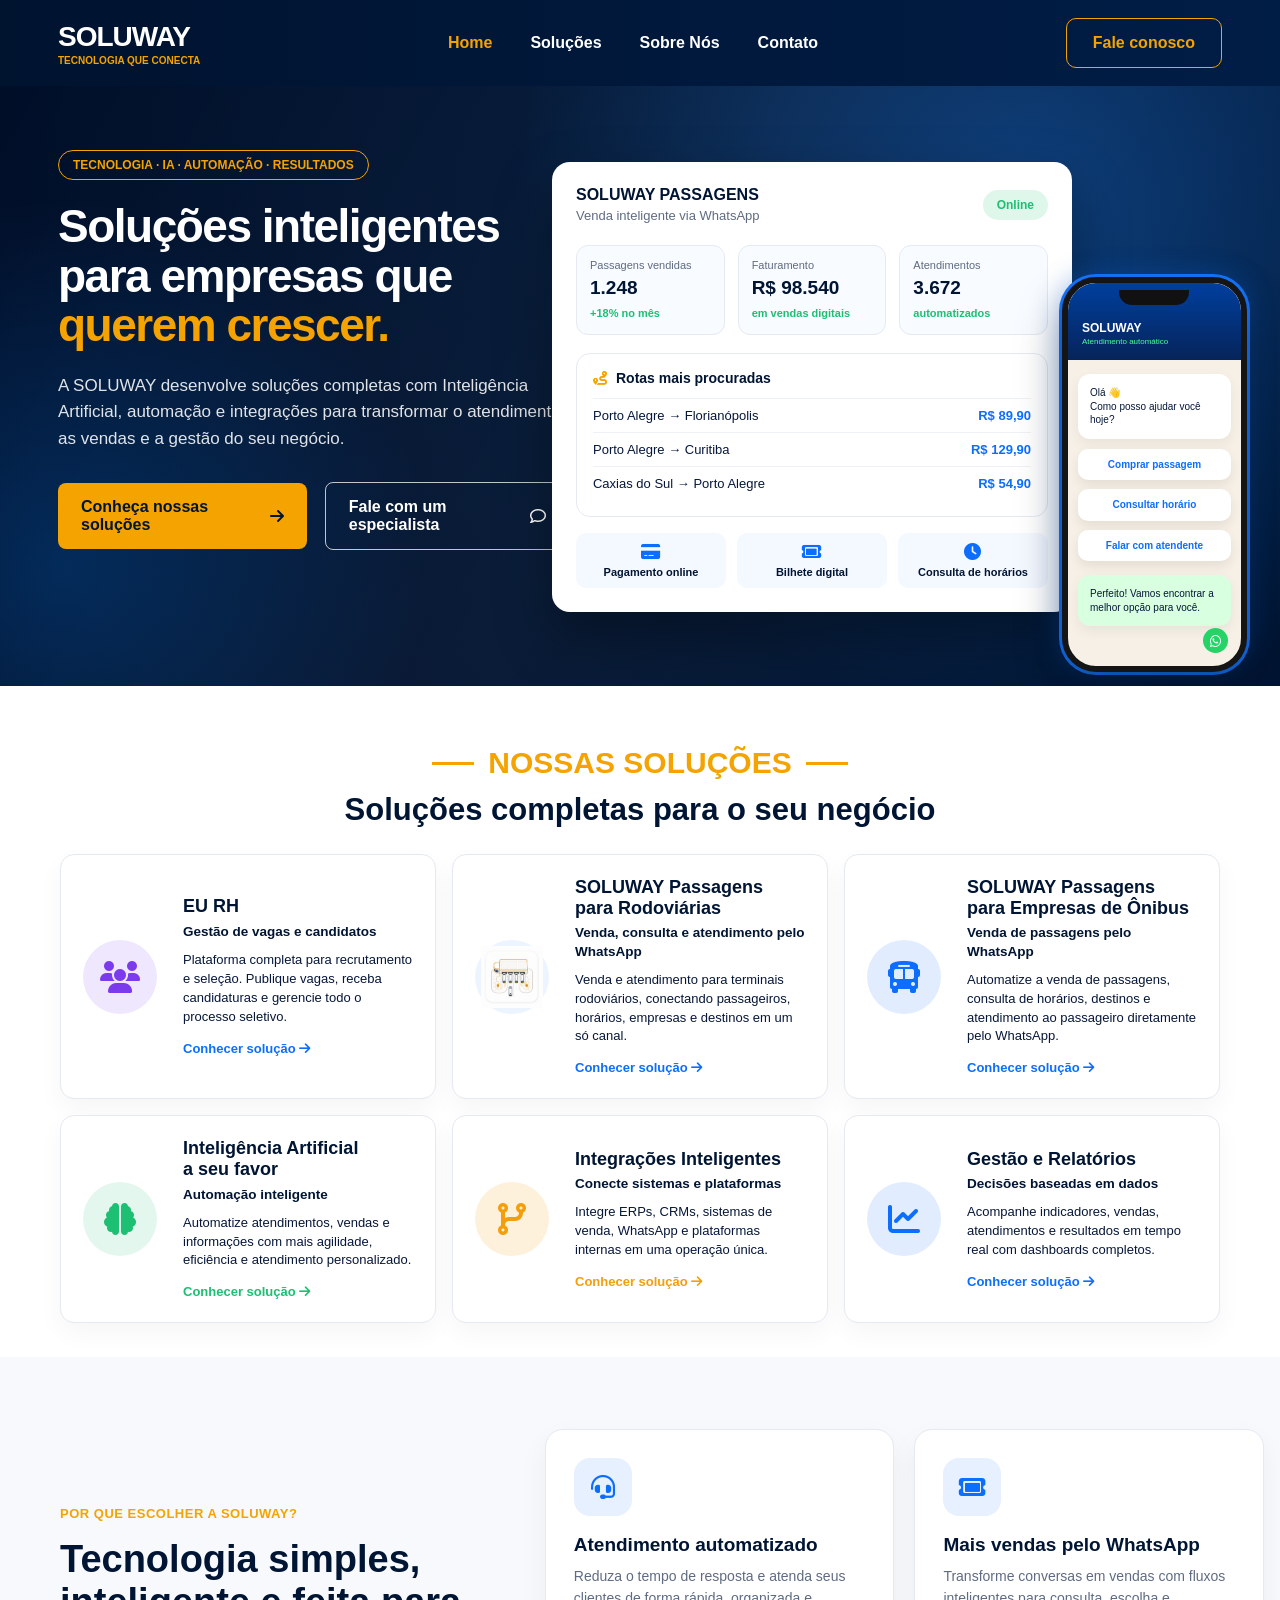
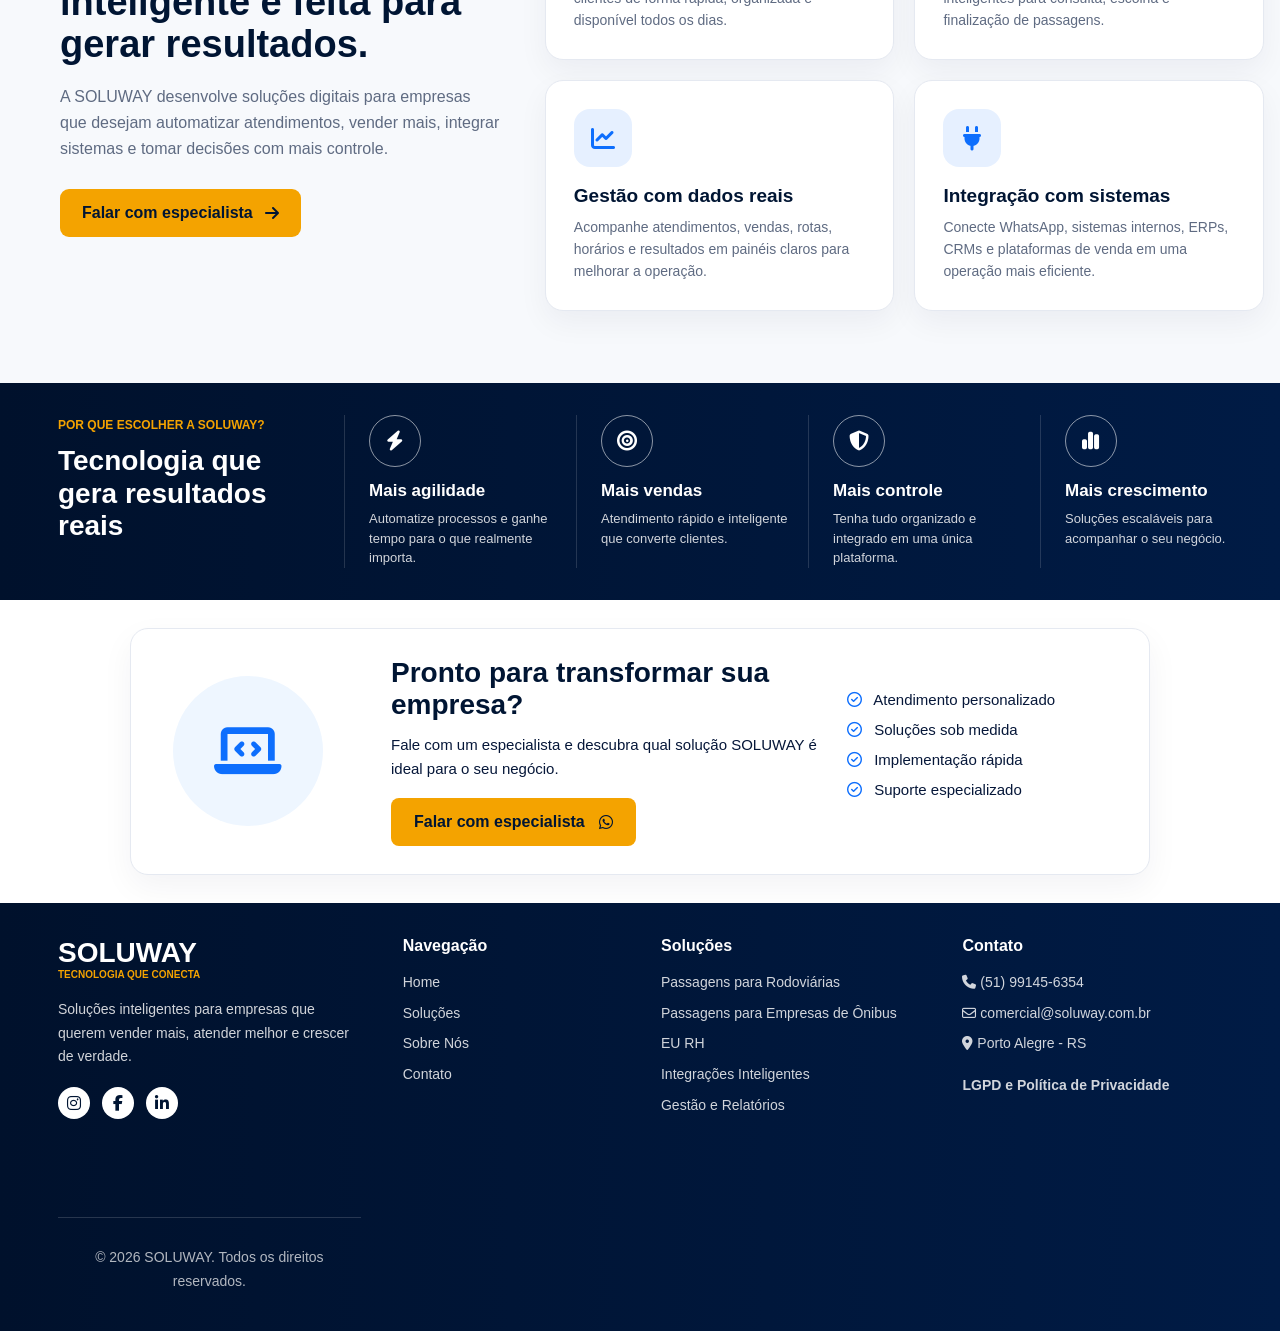
<file: index.html>
<!doctype html>
<html lang="pt-BR">
  <head>
    <meta charset="UTF-8" />
    <meta name="viewport" content="width=device-width, initial-scale=1.0" />
    <title>SOLUWAY | Tecnologia que conecta</title>

    <link rel="stylesheet" href="home.css/home.css">

    <link
      rel="stylesheet"
      href="https://cdnjs.cloudflare.com/ajax/libs/font-awesome/6.5.1/css/all.min.css"
    />
  </head>

  <body>
    <!-- HEADER -->
    <header class="header">
      <div class="brand">
        <h1>SOLUWAY</h1>
        <span>TECNOLOGIA QUE CONECTA</span>
      </div>

      <nav class="nav">
        <a href="#inicio" class="active">Home</a>
        <a href="#solucoes">Soluções</a>
        <a href="#sobre">Sobre Nós</a>
        <a href="#contato">Contato</a>
      </nav>

      <a
        href="https://wa.me/555191456354"
        target="_blank"
        rel="noopener"
        class="header-button"
        id="whatsapp-fale-conosco-header"
      >
        Fale conosco
      </a>
    </header>

    <!-- HERO -->
    <main class="hero" id="inicio">
      <section class="hero-content">
        <div class="hero-tag">TECNOLOGIA · IA · AUTOMAÇÃO · RESULTADOS</div>

        <h2>
          Soluções inteligentes <br />
          para empresas que <br />
          <strong>querem crescer.</strong>
        </h2>

        <p>
          A SOLUWAY desenvolve soluções completas com Inteligência Artificial,
          automação e integrações para transformar o atendimento, as vendas e a
          gestão do seu negócio.
        </p>

        <div class="hero-actions">
          <a href="#solucoes" class="primary-button">
            Conheça nossas soluções
            <i class="fa-solid fa-arrow-right"></i>
          </a>

          <a
            href="https://wa.me/555191456354"
            target="_blank"
            rel="noopener"
            class="secondary-button"
            id="whatsapp-especialista-hero"
          >
            Fale com um especialista
            <i class="fa-regular fa-comment"></i>
          </a>
        </div>
      </section>

      <section class="hero-visual">
        <div class="sales-panel">
          <div class="panel-header">
            <div>
              <strong>SOLUWAY PASSAGENS</strong>
              <span>Venda inteligente via WhatsApp</span>
            </div>

            <div class="status-badge">Online</div>
          </div>

          <div class="sales-metrics">
            <div>
              <small>Passagens vendidas</small>
              <strong>1.248</strong>
              <span>+18% no mês</span>
            </div>

            <div>
              <small>Faturamento</small>
              <strong>R$ 98.540</strong>
              <span>em vendas digitais</span>
            </div>

            <div>
              <small>Atendimentos</small>
              <strong>3.672</strong>
              <span>automatizados</span>
            </div>
          </div>

          <div class="route-card">
            <div class="route-title">
              <i class="fa-solid fa-route"></i>
              Rotas mais procuradas
            </div>

            <div class="route-item">
              <span>Porto Alegre → Florianópolis</span>
              <strong>R$ 89,90</strong>
            </div>

            <div class="route-item">
              <span>Porto Alegre → Curitiba</span>
              <strong>R$ 129,90</strong>
            </div>

            <div class="route-item">
              <span>Caxias do Sul → Porto Alegre</span>
              <strong>R$ 54,90</strong>
            </div>
          </div>

          <div class="features-row">
            <div>
              <i class="fa-solid fa-credit-card"></i>
              Pagamento online
            </div>

            <div>
              <i class="fa-solid fa-ticket"></i>
              Bilhete digital
            </div>

            <div>
              <i class="fa-solid fa-clock"></i>
              Consulta de horários
            </div>
          </div>
        </div>

        <div class="phone-card ticket-phone">
          <div class="phone-top">
            <strong>SOLUWAY</strong>
            <small>Atendimento automático</small>
          </div>

          <div class="phone-message">
            Olá 👋<br />
            Como posso ajudar você hoje?
          </div>

          <button>Comprar passagem</button>
          <button>Consultar horário</button>
          <button>Falar com atendente</button>

          <div class="phone-answer">
            Perfeito! Vamos encontrar a melhor opção para você.
          </div>
        </div>
      </section>
    </main>

    <!-- SOLUÇÕES -->
    <section class="solutions" id="solucoes">
      <div class="section-title">
        <div class="small-title">
          <span></span>
          NOSSAS SOLUÇÕES
          <span></span>
        </div>

        <h2>Soluções completas para o seu negócio</h2>
      </div>

      <div class="solutions-grid">
  <article class="solution-card produto-em-breve" id="eu-rh-card">
    <div class="icon purple">
      <i class="fa-solid fa-users"></i>
    </div>

    <div>
      <h3>EU RH</h3>
      <h4>Gestão de vagas e candidatos</h4>

      <p>
        Plataforma completa para recrutamento e seleção. Publique vagas,
        receba candidaturas e gerencie todo o processo seletivo.
      </p>

      <div class="mensagem-produto">
        Produto em atualização. Estamos realizando melhorias antes do
        lançamento.
      </div>

      <a
        href="https://rh.soluway.com.br/"
        target="_blank"
        rel="noopener"
      >
        Conhecer solução
        <i class="fa-solid fa-arrow-right"></i>
      </a>
    </div>
  </article>

  <article class="solution-card">
    <div class="custom-icon">
      <img src="assets/icone_rodoviaria.png" alt="Ícone de rodovia">
    </div>

    <div>
      <h3>SOLUWAY Passagens<br />para Rodoviárias</h3>
      <h4>Venda, consulta e atendimento pelo WhatsApp</h4>

      <p>
        Venda e atendimento para terminais rodoviários, conectando
        passageiros, horários, empresas e destinos em um só canal.
      </p>

      <a
        href="https://rodoviaria.soluway.com.br"
        target="_blank"
        rel="noopener"
      >
        Conhecer solução
        <i class="fa-solid fa-arrow-right"></i>
      </a>
    </div>
  </article>

  <article class="solution-card">
    <div class="icon blue">
      <i class="fa-solid fa-bus"></i>
    </div>

    <div>
      <h3>SOLUWAY Passagens<br />para Empresas de Ônibus</h3>
      <h4>Venda de passagens pelo WhatsApp</h4>

      <p>
        Automatize a venda de passagens, consulta de horários, destinos e
        atendimento ao passageiro diretamente pelo WhatsApp.
      </p>

      <a href="https://passagens.soluway.com.br">
        Conhecer solução
        <i class="fa-solid fa-arrow-right"></i>
      </a>
    </div>
  </article>

  <article class="solution-card">
  <div class="icon green">
    <i class="fa-solid fa-brain"></i>
  </div>

  <div>
    <h3>Inteligência Artificial<br />a seu favor</h3>
    <h4>Automação inteligente</h4>

    <p>
      Automatize atendimentos, vendas e informações com mais agilidade,
      eficiência e atendimento personalizado.
    </p>

    <a href="#contato" class="green-link">
      Conhecer solução
      <i class="fa-solid fa-arrow-right"></i>
    </a>
  </div>
</article>

        <article class="solution-card">
          <div class="icon orange">
            <i class="fa-solid fa-code-branch"></i>
          </div>

          <div>
            <h3>Integrações Inteligentes</h3>
            <h4>Conecte sistemas e plataformas</h4>

            <p>
              Integre ERPs, CRMs, sistemas de venda, WhatsApp e plataformas
              internas em uma operação única.
            </p>

            <a href="#contato" class="orange-link">
              Conhecer solução
              <i class="fa-solid fa-arrow-right"></i>
            </a>
          </div>
        </article>

        <article class="solution-card">
          <div class="icon blue">
            <i class="fa-solid fa-chart-line"></i>
          </div>

          <div>
            <h3>Gestão e Relatórios</h3>
            <h4>Decisões baseadas em dados</h4>

            <p>
              Acompanhe indicadores, vendas, atendimentos e resultados em tempo
              real com dashboards completos.
            </p>

            <a href="#contato">
              Conhecer solução
              <i class="fa-solid fa-arrow-right"></i>
            </a>
          </div>
        </article>
      </div>
    </section>

    <!-- POR QUE ESCOLHER A SOLUWAY -->
    <section class="why-soluway" id="porque-soluway">
      <div class="why-container">
        <div class="why-left">
          <span class="why-label">POR QUE ESCOLHER A SOLUWAY?</span>

          <h2>
            Tecnologia simples, inteligente e feita para gerar resultados.
          </h2>

          <p>
            A SOLUWAY desenvolve soluções digitais para empresas que desejam
            automatizar atendimentos, vender mais, integrar sistemas e tomar
            decisões com mais controle.
          </p>

          <a
            href="https://wa.me/555191456354"
            target="_blank"
            rel="noopener"
            class="why-button"
            id="whatsapp-especialista-why"
          >
            Falar com especialista
            <i class="fa-solid fa-arrow-right"></i>
          </a>
        </div>

        <div class="why-grid">
          <div class="why-card">
            <div class="why-icon">
              <i class="fa-solid fa-headset"></i>
            </div>
            <h3>Atendimento automatizado</h3>
            <p>
              Reduza o tempo de resposta e atenda seus clientes de forma rápida,
              organizada e disponível todos os dias.
            </p>
          </div>

          <div class="why-card">
            <div class="why-icon">
              <i class="fa-solid fa-ticket"></i>
            </div>
            <h3>Mais vendas pelo WhatsApp</h3>
            <p>
              Transforme conversas em vendas com fluxos inteligentes para
              consulta, escolha e finalização de passagens.
            </p>
          </div>

          <div class="why-card">
            <div class="why-icon">
              <i class="fa-solid fa-chart-line"></i>
            </div>
            <h3>Gestão com dados reais</h3>
            <p>
              Acompanhe atendimentos, vendas, rotas, horários e resultados em
              painéis claros para melhorar a operação.
            </p>
          </div>

          <div class="why-card">
            <div class="why-icon">
              <i class="fa-solid fa-plug"></i>
            </div>
            <h3>Integração com sistemas</h3>
            <p>
              Conecte WhatsApp, sistemas internos, ERPs, CRMs e plataformas de
              venda em uma operação mais eficiente.
            </p>
          </div>
        </div>
      </div>
    </section>

    <!-- BENEFÍCIOS -->
    <section class="benefits-section" id="sobre">
      <div class="benefits-title">
        <span>POR QUE ESCOLHER A SOLUWAY?</span>
        <h2>Tecnologia que gera resultados reais</h2>
      </div>

      <div class="benefits-list">
        <div>
          <i class="fa-solid fa-bolt"></i>
          <h3>Mais agilidade</h3>
          <p>
            Automatize processos e ganhe tempo para o que realmente importa.
          </p>
        </div>

        <div>
          <i class="fa-solid fa-bullseye"></i>
          <h3>Mais vendas</h3>
          <p>Atendimento rápido e inteligente que converte clientes.</p>
        </div>

        <div>
          <i class="fa-solid fa-shield-halved"></i>
          <h3>Mais controle</h3>
          <p>Tenha tudo organizado e integrado em uma única plataforma.</p>
        </div>

        <div>
          <i class="fa-solid fa-chart-simple"></i>
          <h3>Mais crescimento</h3>
          <p>Soluções escaláveis para acompanhar o seu negócio.</p>
        </div>
      </div>
    </section>

    <!-- CTA -->
    <section class="cta" id="contato">
      <div class="cta-illustration">
        <i class="fa-solid fa-laptop-code"></i>
      </div>

      <div class="cta-content">
        <h2>Pronto para transformar sua empresa?</h2>
        <p>
          Fale com um especialista e descubra qual solução SOLUWAY é ideal para
          o seu negócio.
        </p>

        <a
          href="https://wa.me/555191456354"
          target="_blank"
          rel="noopener"
          class="primary-button"
          id="whatsapp-especialista-cta"
        >
          Falar com especialista
          <i class="fa-brands fa-whatsapp"></i>
        </a>
      </div>

      <ul class="cta-list">
        <li>
          <i class="fa-regular fa-circle-check"></i> Atendimento personalizado
        </li>
        <li><i class="fa-regular fa-circle-check"></i> Soluções sob medida</li>
        <li><i class="fa-regular fa-circle-check"></i> Implementação rápida</li>
        <li>
          <i class="fa-regular fa-circle-check"></i> Suporte especializado
        </li>
      </ul>
    </section>

    <!-- FOOTER -->
    <footer class="footer">
      <div>
        <h2>SOLUWAY</h2>
        <span>TECNOLOGIA QUE CONECTA</span>
        <p>
          Soluções inteligentes para empresas que querem vender mais, atender
          melhor e crescer de verdade.
        </p>

        <div class="socials">
          <i class="fa-brands fa-instagram"></i>
          <i class="fa-brands fa-facebook-f"></i>
          <i class="fa-brands fa-linkedin-in"></i>
        </div>
      </div>

      <div>
        <h3>Navegação</h3>
        <a href="#inicio">Home</a>
        <a href="#solucoes">Soluções</a>
        <a href="#sobre">Sobre Nós</a>
        <a href="#contato">Contato</a>
      </div>

      <div>
        <h3>Soluções</h3>
        <a href="#contato">Passagens para Rodoviárias</a>
        <a href="passagens.html">Passagens para Empresas de Ônibus</a>
        <a href="javascript:void(0)" class="footer-eu-rh">EU RH</a>
        <a href="#contato">Integrações Inteligentes</a>
        <a href="#contato">Gestão e Relatórios</a>
      </div>

      <div>
        <h3>Contato</h3>
        <p><i class="fa-solid fa-phone"></i> (51) 99145-6354</p>
        <p><i class="fa-regular fa-envelope"></i> comercial@soluway.com.br</p>
        <p><i class="fa-solid fa-location-dot"></i> Porto Alegre - RS</p>

        <a href="lgpd.html" class="lgpd-link">LGPD e Política de Privacidade</a>
      </div>

      <div class="footer-bottom">
        <p>© 2026 SOLUWAY. Todos os direitos reservados.</p>
      </div>
    </footer>
    <script src="script.js"></script>

    <script>
      document.addEventListener("DOMContentLoaded", function () {
        const cardEuRh = document.querySelector("#eu-rh-card");
        const mensagemEuRh = document.querySelector(
          "#eu-rh-card .mensagem-produto",
        );

        let timerMensagem = null;

        if (cardEuRh && mensagemEuRh) {
          mensagemEuRh.style.display = "none";

          cardEuRh.addEventListener("click", function (event) {
            if (event.target.closest("a")) {
              return;
            }

            event.preventDefault();
            event.stopPropagation();

            mensagemEuRh.style.display = "block";

            if (timerMensagem) {
              clearTimeout(timerMensagem);
            }

            timerMensagem = setTimeout(function () {
              mensagemEuRh.style.display = "none";
              cardEuRh.classList.remove("mostrar-aviso");
            }, 10000);
          });
        }
      });
    </script>
  </body>
</html>
</file>
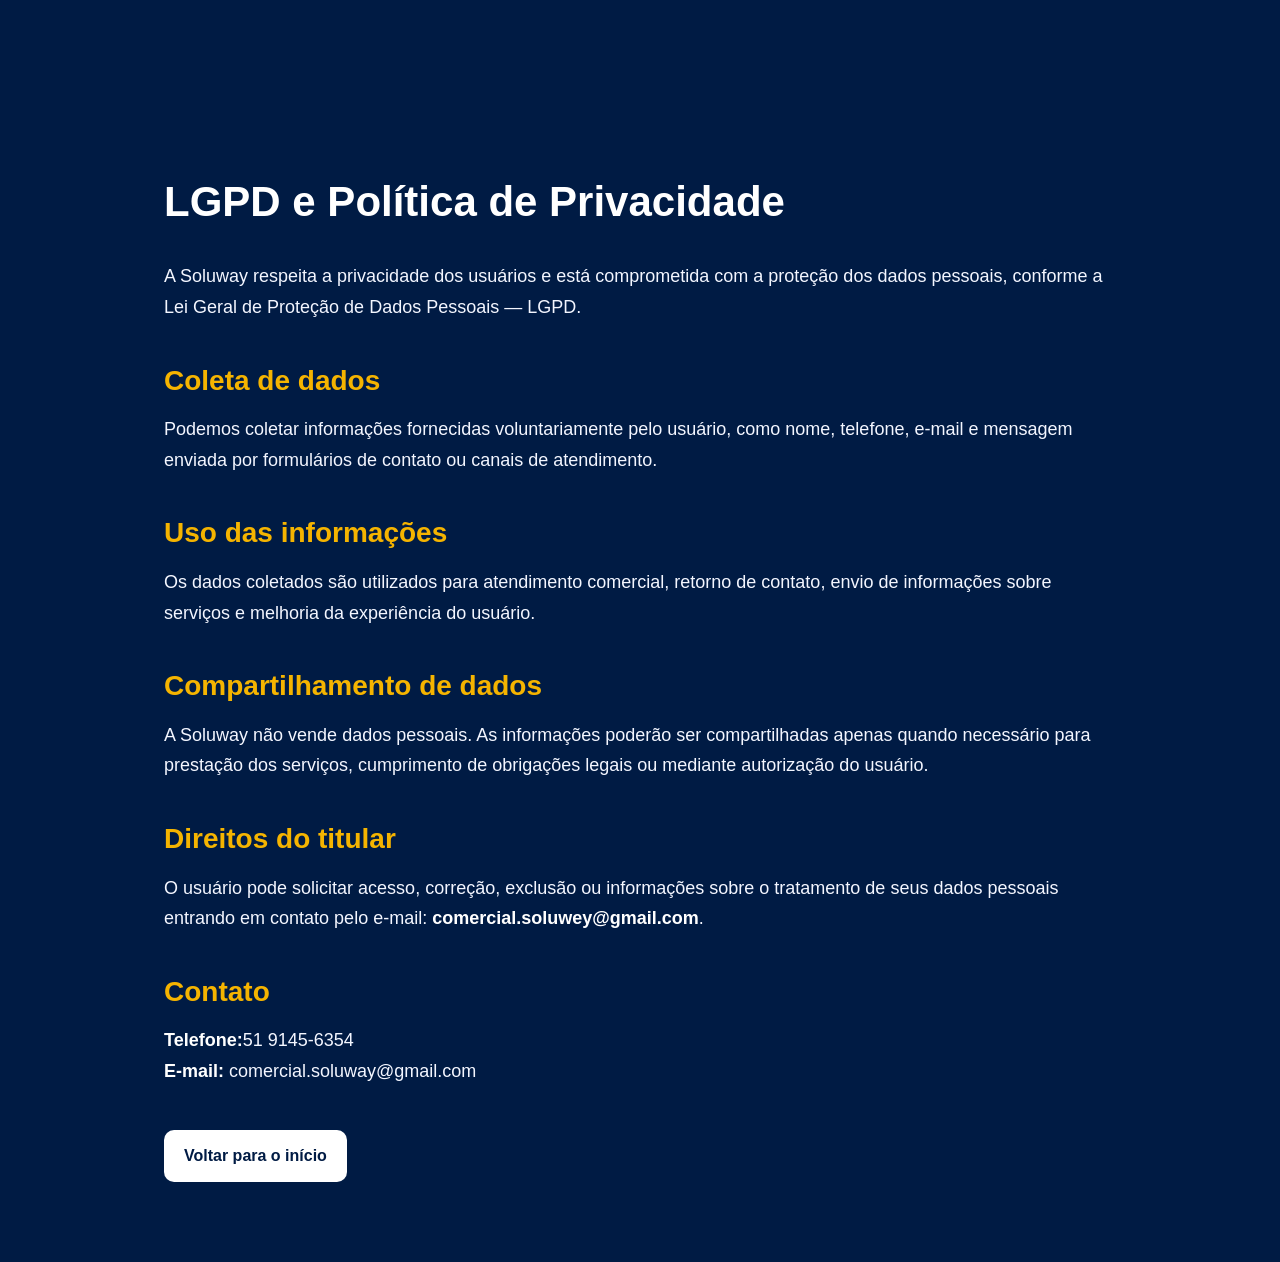
<file: lgpd.html>
<!DOCTYPE html>
<html lang="pt-BR">
<head>
  <meta charset="UTF-8">
  <meta name="viewport" content="width=device-width, initial-scale=1.0">
  <title>LGPD e Política de Privacidade | Soluway</title>
  <link rel="stylesheet" href="home.css/home.css">
  <style>
  body {
    margin: 0;
    background: #001b44;
    color: #ffffff;
    font-family: Arial, Helvetica, sans-serif;
  }

  .lgpd-page {
    max-width: 1000px;
    margin: 0 auto;
    padding: 80px 24px;
    line-height: 1.7;
  }

  .lgpd-page h1 {
    color: #ffffff;
    font-size: 42px;
    margin-bottom: 24px;
  }

  .lgpd-page h2 {
    color: #f5b400;
    font-size: 28px;
    margin-top: 34px;
    margin-bottom: 10px;
  }

  .lgpd-page p {
    color: #f3f6ff;
    font-size: 18px;
    margin-bottom: 16px;
  }

  .lgpd-page strong {
    color: #ffffff;
  }

  .lgpd-page a {
    display: inline-block;
    margin-top: 28px;
    padding: 12px 20px;
    background: #ffffff;
    color: #001b44;
    text-decoration: none;
    font-weight: 800;
    border-radius: 10px;
  }

  .lgpd-page a:hover {
    background: #f5b400;
    color: #001b44;
  }
</style>
</head>
<body>

  <main class="lgpd-page">
    <section>
      <h1>LGPD e Política de Privacidade</h1>

      <p>
        A Soluway respeita a privacidade dos usuários e está comprometida com a proteção
        dos dados pessoais, conforme a Lei Geral de Proteção de Dados Pessoais — LGPD.
      </p>

      <h2>Coleta de dados</h2>
      <p>
        Podemos coletar informações fornecidas voluntariamente pelo usuário, como nome,
        telefone, e-mail e mensagem enviada por formulários de contato ou canais de atendimento.
      </p>

      <h2>Uso das informações</h2>
      <p>
        Os dados coletados são utilizados para atendimento comercial, retorno de contato,
        envio de informações sobre serviços e melhoria da experiência do usuário.
      </p>

      <h2>Compartilhamento de dados</h2>
      <p>
        A Soluway não vende dados pessoais. As informações poderão ser compartilhadas apenas
        quando necessário para prestação dos serviços, cumprimento de obrigações legais ou
        mediante autorização do usuário.
      </p>

      <h2>Direitos do titular</h2>
      <p>
        O usuário pode solicitar acesso, correção, exclusão ou informações sobre o tratamento
        de seus dados pessoais entrando em contato pelo e-mail:
        <strong>comercial.soluwey@gmail.com</strong>.
      </p>

      <h2>Contato</h2>
      <p>
        <strong>Telefone:</strong>51 9145-6354<br>
        <strong>E-mail:</strong> comercial.soluway@gmail.com
      </p>

      <a href="index.html">Voltar para o início</a>
    </section>
  </main>

</body>
</html>
</file>
<file: home.css/home.css>
* {
  margin: 0;
  padding: 0;
  box-sizing: border-box;
}

:root {
  --navy: #001533;
  --navy-2: #001e4d;
  --gold: #f4a300;
  --white: #ffffff;
  --text: #061739;
  --muted: #5f6b82;
  --border: #e5e9f1;
  --blue: #0d6efd;
  --green: #1dbf73;
  --purple: #7c3aed;
  --orange: #f59e0b;
  --header-offset: 86px;
}

html,
body {
  width: 100%;
  overflow-x: hidden;
  scroll-behavior: smooth;
  scroll-padding-top: var(--header-offset, 86px);
}

body {
  font-family: Arial, Helvetica, sans-serif;
  color: var(--text);
  background: #ffffff;
  padding-top: var(--header-offset, 86px);
}

a {
  text-decoration: none;
  color: inherit;
}

img,
video,
iframe {
  max-width: 100%;
}

/* =========================
   HEADER
========================= */

.header {
  position: fixed;
  top: 0;
  left: 0;
  width: 100%;
  z-index: 1000;
  min-height: 86px;
  background: linear-gradient(90deg, #00132f, #001d46);
  color: var(--white);
  display: flex;
  align-items: center;
  justify-content: space-between;
  gap: 28px;
  padding: 0 58px;
}

.brand h1 {
  font-size: 28px;
  font-weight: 900;
  letter-spacing: -1px;
}

.brand span {
  display: block;
  color: var(--gold);
  font-size: 10px;
  font-weight: 900;
  margin-top: 2px;
}

.nav {
  display: flex;
  align-items: center;
  gap: 38px;
  font-size: 16px;
  font-weight: 600;
}

.nav a {
  transition: 0.3s;
}

.nav a:hover,
.nav .active {
  color: var(--gold);
}

.header-button {
  border: 1.5px solid var(--gold);
  color: var(--gold);
  border-radius: 10px;
  padding: 15px 26px;
  font-weight: 800;
  transition: 0.3s;
  white-space: nowrap;
}

.header-button:hover {
  background: var(--gold);
  color: var(--navy);
}

/* =========================
   BOTÃ•ES
========================= */

.primary-button,
.secondary-button {
  display: inline-flex;
  align-items: center;
  justify-content: center;
  gap: 14px;
  border-radius: 8px;
  padding: 15px 23px;
  font-weight: 900;
  transition: 0.3s;
}

.primary-button {
  background: var(--gold);
  color: var(--navy);
}

.primary-button:hover {
  transform: translateY(-3px);
  box-shadow: 0 16px 30px rgba(244, 163, 0, 0.28);
}

.secondary-button {
  color: var(--white);
  border: 1.4px solid rgba(255, 255, 255, 0.75);
}

.secondary-button:hover {
  background: rgba(255, 255, 255, 0.08);
}

/* =========================
   HERO
========================= */

.hero {
  min-height: 600px;
  background: radial-gradient(circle at 80% 20%, #073a78 0%, #001533 45%, #000d26 100%);
  color: var(--white);
  display: grid;
  grid-template-columns: 44% 56%;
  position: relative;
  overflow: hidden;
  padding: 46px 58px 58px;
}

.hero::before {
  content: "";
  position: absolute;
  inset: 0;
  background-image:
    radial-gradient(circle at 5% 80%, rgba(0, 132, 255, 0.22), transparent 28%),
    linear-gradient(120deg, transparent 0%, rgba(255, 255, 255, 0.04) 50%, transparent 100%);
  pointer-events: none;
}

.hero-content {
  position: relative;
  z-index: 2;
  padding-top: 18px;
}

.hero-tag {
  width: fit-content;
  border: 1px solid var(--gold);
  color: var(--gold);
  border-radius: 20px;
  padding: 7px 14px;
  font-size: 12px;
  font-weight: 900;
  margin-bottom: 22px;
}

.hero h2 {
  font-size: 46px;
  line-height: 1.08;
  font-weight: 900;
  letter-spacing: -1.5px;
  margin-bottom: 22px;
}

.hero h2 strong {
  color: var(--gold);
}

.hero p {
  max-width: 560px;
  font-size: 17px;
  line-height: 1.55;
  color: rgba(255, 255, 255, 0.88);
  margin-bottom: 30px;
}

.hero-actions {
  display: flex;
  align-items: center;
  gap: 18px;
}

.hero-visual {
  position: relative;
  z-index: 2;
  min-height: 460px;
}

/* =========================
   DASHBOARD PASSAGENS
========================= */

.sales-panel {
  position: absolute;
  right: 150px;
  top: 30px;
  width: 520px;
  min-height: 330px;
  background: #ffffff;
  color: var(--text);
  border-radius: 18px;
  box-shadow: 0 25px 55px rgba(0, 0, 0, 0.35);
  padding: 24px;
  overflow: hidden;
}

.panel-header {
  display: flex;
  align-items: center;
  justify-content: space-between;
  gap: 16px;
  margin-bottom: 22px;
}

.panel-header strong {
  display: block;
  color: var(--navy);
  font-size: 16px;
  font-weight: 900;
}

.panel-header span {
  display: block;
  margin-top: 4px;
  color: var(--muted);
  font-size: 13px;
}

.status-badge {
  background: rgba(29, 191, 115, 0.14);
  color: var(--green);
  padding: 8px 14px;
  border-radius: 20px;
  font-size: 12px;
  font-weight: 900;
  white-space: nowrap;
}

.sales-metrics {
  display: grid;
  grid-template-columns: repeat(3, 1fr);
  gap: 13px;
  margin-bottom: 18px;
}

.sales-metrics div {
  border: 1px solid var(--border);
  border-radius: 12px;
  padding: 13px;
  background: #f8fbff;
}

.sales-metrics small {
  display: block;
  font-size: 11px;
  color: var(--muted);
  margin-bottom: 6px;
}

.sales-metrics strong {
  display: block;
  font-size: 19px;
  color: var(--navy);
  font-weight: 900;
  margin-bottom: 4px;
}

.sales-metrics span {
  font-size: 11px;
  color: var(--green);
  font-weight: 800;
}

.route-card {
  border: 1px solid var(--border);
  border-radius: 14px;
  padding: 16px;
  background: #ffffff;
  margin-bottom: 16px;
}

.route-title {
  display: flex;
  align-items: center;
  gap: 9px;
  color: var(--navy);
  font-size: 14px;
  font-weight: 900;
  margin-bottom: 12px;
}

.route-title i {
  color: var(--gold);
}

.route-item {
  display: flex;
  align-items: center;
  justify-content: space-between;
  gap: 12px;
  padding: 9px 0;
  border-top: 1px solid #eef1f6;
  font-size: 13px;
}

.route-item span {
  color: var(--text);
}

.route-item strong {
  color: var(--blue);
  white-space: nowrap;
}

.features-row {
  display: grid;
  grid-template-columns: repeat(3, 1fr);
  gap: 11px;
}

.features-row div {
  background: #f4f8ff;
  color: var(--navy);
  border-radius: 10px;
  padding: 10px;
  font-size: 11px;
  font-weight: 800;
  text-align: center;
}

.features-row i {
  display: block;
  color: var(--blue);
  font-size: 17px;
  margin-bottom: 6px;
}

/* =========================
   TELEFONE WHATSAPP
========================= */

.phone-card {
  position: absolute;
  right: -25px;
  top: 145px;
  width: 185px;
  height: 395px;
  padding: 12px 10px 14px;
  background: #f6f0e6;
  border: 6px solid #151515;
  border-radius: 34px;
  box-shadow:
    0 22px 45px rgba(0, 0, 0, 0.38),
    0 0 0 3px #1476ff,
    0 0 28px rgba(13, 110, 253, 0.38);
  overflow: hidden;
  z-index: 4;
}

.phone-card::before {
  content: "";
  position: absolute;
  top: 7px;
  left: 50%;
  transform: translateX(-50%);
  width: 70px;
  height: 15px;
  background: #111;
  border-radius: 0 0 13px 13px;
  z-index: 6;
}

.phone-card::after {
  content: "\f232";
  font-family: "Font Awesome 6 Brands";
  position: absolute;
  right: 13px;
  bottom: 13px;
  width: 25px;
  height: 25px;
  background: #25d366;
  color: #ffffff;
  border-radius: 50%;
  display: flex;
  align-items: center;
  justify-content: center;
  font-size: 13px;
  z-index: 7;
}

.phone-top {
  background: linear-gradient(180deg, #003f9e, #06245a);
  margin: -12px -10px 14px;
  padding: 38px 14px 14px;
  border-radius: 27px 27px 0 0;
  color: #ffffff;
}

.phone-top strong {
  display: block;
  font-size: 12px;
  color: #ffffff;
  font-weight: 900;
}

.phone-top small {
  display: block;
  font-size: 8px;
  color: #4dff9a;
  margin-top: 2px;
}

.phone-message,
.phone-answer {
  color: #061739;
  font-size: 10px;
  line-height: 1.35;
  padding: 12px;
  border-radius: 12px;
  box-shadow: 0 5px 14px rgba(0, 0, 0, 0.06);
}

.phone-message {
  background: #ffffff;
  margin-bottom: 10px;
}

.phone-answer {
  background: #d7ffe0;
  margin-top: 5px;
}

.phone-card button {
  width: 100%;
  border: none;
  background: #ffffff;
  color: #0d6efd;
  padding: 10px 8px;
  margin-bottom: 9px;
  border-radius: 10px;
  font-size: 10px;
  font-weight: 800;
  line-height: 1.15;
  box-shadow: 0 5px 12px rgba(0, 0, 0, 0.08);
  cursor: pointer;
}

.ticket-info {
  display: none;
}

/* =========================
   SOLUÃ‡Ã•ES
========================= */

.solutions {
  background: #ffffff;
  padding: 60px 32px 34px;
}

.section-title {
  text-align: center;
  margin-bottom: 26px;
}

.small-title {
  color: var(--gold);
  font-size: 30px;
  font-weight: 900;
  display: flex;
  justify-content: center;
  align-items: center;
  gap: 14px;
  margin-bottom: 12px;
}

.small-title span {
  width: 42px;
  height: 3px;
  background: var(--gold);
}

.section-title h2 {
  font-size: 31px;
  color: var(--navy);
  font-weight: 900;
}

.solutions-grid {
  max-width: 1160px;
  margin: 0 auto;
  display: grid;
  grid-template-columns: repeat(3, 1fr);
  gap: 16px;
}

.solution-card {
  border: 1px solid var(--border);
  border-radius: 14px;
  padding: 22px;
  min-height: 170px;
  background: #ffffff;
  box-shadow: 0 10px 26px rgba(0, 20, 60, 0.04);
  transition: 0.3s;
  display: grid;
  grid-template-columns: 82px 1fr;
  gap: 18px;
  align-items: center;
}

.solution-card:hover {
  transform: translateY(-5px);
  box-shadow: 0 18px 36px rgba(0, 20, 60, 0.09);
}

.icon,
.custom-icon {
  width: 74px;
  height: 74px;
  border-radius: 50%;
  display: flex;
  align-items: center;
  justify-content: center;
  margin: 0;
  flex-shrink: 0;
}

.custom-icon {
  background: rgba(13, 110, 253, 0.08);
}

.custom-icon img {
  width: 62px;
  height: 62px;
  object-fit: contain;
}

.icon i {
  font-size: 32px;
}

.icon.blue {
  color: var(--blue);
  background: rgba(13, 110, 253, 0.12);
}

.icon.purple {
  color: var(--purple);
  background: rgba(124, 58, 237, 0.12);
}

.icon.green {
  color: var(--green);
  background: rgba(29, 191, 115, 0.12);
}

.icon.orange {
  color: var(--orange);
  background: rgba(245, 158, 11, 0.14);
}

.solution-card h3 {
  font-size: 18px;
  color: var(--navy);
  margin-bottom: 6px;
  font-weight: 900;
  line-height: 1.15;
}

.solution-card h4 {
  font-size: 13.5px;
  line-height: 1.35;
  color: var(--navy);
  margin-bottom: 10px;
}

.solution-card p {
  font-size: 13px;
  line-height: 1.45;
  color: var(--text);
  margin-bottom: 12px;
}

.solution-card a {
  color: var(--blue);
  font-weight: 900;
  font-size: 13px;
}

.solution-card .purple-link {
  color: var(--purple);
}

.solution-card .green-link {
  color: var(--green);
}

.solution-card .orange-link {
  color: var(--orange);
}

/* =========================
   POR QUE ESCOLHER
========================= */

.why-soluway {
  background: #f7f9fc;
  padding: 72px 58px;
}

.why-container {
  max-width: 1160px;
  margin: 0 auto;
  display: grid;
  grid-template-columns: 38% 62%;
  gap: 44px;
  align-items: center;
}

.why-label {
  color: var(--gold);
  font-size: 13px;
  font-weight: 900;
  letter-spacing: 0.5px;
}

.why-left h2 {
  font-size: 38px;
  line-height: 1.12;
  color: var(--navy);
  font-weight: 900;
  margin: 16px 0 18px;
}

.why-left p {
  font-size: 16px;
  line-height: 1.65;
  color: var(--muted);
  margin-bottom: 26px;
}

.why-button {
  display: inline-flex;
  align-items: center;
  gap: 12px;
  background: var(--gold);
  color: var(--navy);
  padding: 15px 22px;
  border-radius: 9px;
  font-weight: 900;
  transition: 0.3s;
}

.why-button:hover {
  transform: translateY(-3px);
  box-shadow: 0 16px 30px rgba(244, 163, 0, 0.25);
}

.why-grid {
  display: grid;
  grid-template-columns: repeat(2, 1fr);
  gap: 20px;
}

.why-card {
  background: #ffffff;
  border: 1px solid var(--border);
  border-radius: 18px;
  padding: 28px;
  box-shadow: 0 12px 30px rgba(0, 20, 60, 0.05);
  transition: 0.3s;
}

.why-card:hover {
  transform: translateY(-5px);
  box-shadow: 0 20px 42px rgba(0, 20, 60, 0.1);
}

.why-icon {
  width: 58px;
  height: 58px;
  border-radius: 16px;
  background: rgba(13, 110, 253, 0.1);
  color: var(--blue);
  display: flex;
  align-items: center;
  justify-content: center;
  font-size: 24px;
  margin-bottom: 18px;
}

.why-card h3 {
  font-size: 19px;
  color: var(--navy);
  margin-bottom: 10px;
  font-weight: 900;
}

.why-card p {
  font-size: 14px;
  line-height: 1.55;
  color: var(--muted);
}

/* =========================
   BENEFÃCIOS
========================= */

.benefits-section {
  background: linear-gradient(90deg, #00112c, #001b45);
  color: #ffffff;
  padding: 32px 58px;
  display: grid;
  grid-template-columns: 22% 78%;
  gap: 30px;
}

.benefits-title span {
  color: var(--gold);
  font-size: 12px;
  font-weight: 900;
}

.benefits-title h2 {
  margin-top: 12px;
  font-size: 28px;
  line-height: 1.15;
}

.benefits-list {
  display: grid;
  grid-template-columns: repeat(4, 1fr);
  gap: 20px;
}

.benefits-list div {
  border-left: 1px solid rgba(255, 255, 255, 0.14);
  padding-left: 24px;
}

.benefits-list i {
  width: 52px;
  height: 52px;
  border: 1px solid rgba(255, 255, 255, 0.55);
  border-radius: 50%;
  display: flex;
  align-items: center;
  justify-content: center;
  margin-bottom: 14px;
  font-size: 20px;
}

.benefits-list h3 {
  margin-bottom: 8px;
  font-size: 17px;
}

.benefits-list p {
  font-size: 13px;
  line-height: 1.5;
  color: rgba(255, 255, 255, 0.82);
}

/* =========================
   CTA
========================= */

.cta {
  max-width: 1020px;
  margin: 28px auto;
  border: 1px solid var(--border);
  border-radius: 18px;
  padding: 28px 42px;
  display: grid;
  grid-template-columns: 190px 1fr 260px;
  gap: 28px;
  align-items: center;
  background: #ffffff;
  box-shadow: 0 12px 32px rgba(0, 20, 60, 0.05);
}

.cta-illustration {
  width: 150px;
  height: 150px;
  background: #eef6ff;
  border-radius: 50%;
  display: flex;
  align-items: center;
  justify-content: center;
  color: var(--blue);
  font-size: 54px;
}

.cta h2 {
  font-size: 28px;
  color: var(--navy);
  line-height: 1.15;
  margin-bottom: 12px;
}

.cta p {
  font-size: 15px;
  line-height: 1.55;
  margin-bottom: 18px;
}

.cta-list {
  list-style: none;
}

.cta-list li {
  margin-bottom: 13px;
  font-size: 15px;
}

.cta-list i {
  margin-right: 8px;
  color: var(--blue);
}

/* =========================
   FOOTER
========================= */

.footer {
  background: linear-gradient(90deg, #00112c, #001b45);
  color: #ffffff;
  padding: 34px 58px;
  display: grid;
  grid-template-columns: 1.4fr 1fr 1.2fr 1.2fr;
  gap: 42px;
}

.footer h2 {
  font-size: 28px;
}

.footer span {
  display: block;
  color: var(--gold);
  font-size: 10px;
  font-weight: 900;
  margin-bottom: 18px;
}

.footer h3 {
  font-size: 16px;
  margin-bottom: 16px;
}

.footer p,
.footer a {
  display: block;
  font-size: 14px;
  line-height: 1.7;
  color: rgba(255, 255, 255, 0.82);
  margin-bottom: 7px;
}

.socials {
  display: flex;
  gap: 12px;
  margin-top: 18px;
}

.socials i {
  width: 32px;
  height: 32px;
  background: #ffffff;
  color: var(--navy);
  border-radius: 50%;
  display: flex;
  align-items: center;
  justify-content: center;
}

/* =========================
   RESPONSIVO
========================= */

@media (max-width: 1200px) {
  .header {
    padding: 0 32px;
  }

  .hero {
    grid-template-columns: 42% 58%;
    padding: 42px 32px 58px;
  }

  .sales-panel {
    right: 95px;
    width: 470px;
  }

  .phone-card {
    right: -5px;
    width: 165px;
    height: 370px;
  }
}

@media (max-width: 950px) {
  :root {
    --header-offset: 180px;
  }

  .header {
    height: auto;
    padding: 18px 24px;
    flex-direction: column;
    gap: 14px;
    text-align: center;
  }

  .nav {
    flex-wrap: wrap;
    justify-content: center;
    gap: 20px;
  }

  .hero {
    grid-template-columns: 1fr;
    padding: 42px 24px 70px;
    text-align: center;
  }

  .hero-content {
    padding-top: 0;
  }

  .hero-tag,
  .hero p {
    margin-left: auto;
    margin-right: auto;
  }

  .hero-actions {
    justify-content: center;
  }

  .hero-visual {
    min-height: 660px;
    margin-top: 40px;
  }

  .sales-panel {
    position: relative;
    top: 0;
    right: auto;
    width: 100%;
    max-width: 620px;
    margin: 0 auto;
  }

  .phone-card {
    position: absolute;
    left: 50%;
    right: auto;
    top: 300px;
    transform: translateX(-50%);
    width: 175px;
    height: 380px;
  }

  .solutions-grid {
    grid-template-columns: repeat(2, 1fr);
  }

  .why-container {
    grid-template-columns: 1fr;
  }

  .why-left {
    text-align: center;
  }

  .why-grid {
    grid-template-columns: 1fr;
  }

  .benefits-section {
    grid-template-columns: 1fr;
  }

  .benefits-list {
    grid-template-columns: repeat(2, 1fr);
  }

  .cta {
    grid-template-columns: 1fr;
    text-align: center;
    margin: 30px 24px;
  }

  .cta-illustration {
    margin: 0 auto;
  }

  .footer {
    grid-template-columns: repeat(2, 1fr);
  }
}

@media (max-width: 600px) {
  :root {
    --header-offset: 170px;
  }

  .header {
    padding: 16px 18px;
  }

  .brand h1 {
    font-size: 25px;
  }

  .nav {
    gap: 14px;
    font-size: 14px;
  }

  .header-button {
    width: 100%;
    max-width: 260px;
    padding: 12px 20px;
    text-align: center;
  }

  .hero {
    padding: 34px 18px 52px;
    min-height: auto;
  }

  .hero-tag {
    font-size: 10px;
    text-align: center;
  }

  .hero h2 {
    font-size: 32px;
    line-height: 1.12;
    letter-spacing: -0.8px;
  }

  .hero p {
    font-size: 15px;
  }

  .hero-actions {
    flex-direction: column;
    align-items: stretch;
  }

  .primary-button,
  .secondary-button {
    width: 100%;
    padding: 14px 18px;
    font-size: 14px;
  }

  .hero-visual {
    min-height: auto;
    margin-top: 34px;
  }

  .sales-panel {
    position: relative;
    width: 100%;
    padding: 18px;
    border-radius: 16px;
    min-height: auto;
  }

  .panel-header {
    flex-direction: column;
    align-items: flex-start;
    gap: 12px;
    text-align: left;
  }

  .sales-metrics {
    grid-template-columns: 1fr;
  }

  .route-item {
    align-items: flex-start;
  }

  .route-item span {
    max-width: 70%;
  }

  .features-row {
    grid-template-columns: 1fr;
  }

  .phone-card {
    position: relative;
    inset: auto;
    transform: none;
    width: 210px;
    height: 410px;
    margin: 28px auto 0;
  }

  .solutions {
    padding: 52px 18px 34px;
  }

  .section-title h2 {
    font-size: 26px;
  }

  .small-title {
    font-size: 11px;
    gap: 10px;
  }

  .solutions-grid {
    grid-template-columns: 1fr;
  }

  .solution-card {
    grid-template-columns: 1fr;
    text-align: center;
    padding: 24px 18px;
  }

  .icon,
  .custom-icon {
    margin: 0 auto;
  }

  .why-soluway {
    padding: 52px 18px;
  }

  .why-container {
    text-align: center;
  }

  .why-left h2 {
    font-size: 30px;
  }

  .benefits-section {
    padding: 42px 18px;
  }

  .benefits-list {
    grid-template-columns: 1fr;
  }

  .benefits-list div {
    border-left: none;
    padding-left: 0;
  }

  .cta {
    grid-template-columns: 1fr;
    margin: 28px 18px;
    padding: 28px 20px;
    text-align: center;
  }

  .cta-illustration {
    margin: 0 auto;
  }

  .footer {
    grid-template-columns: 1fr;
    padding: 34px 22px;
    text-align: center;
  }

  .socials {
    justify-content: center;
  }
}

.produto-em-breve {
  cursor: pointer;
}

.produto-em-breve .mensagem-produto {
  display: none;
  margin-top: 16px;
  margin-bottom: 16px;
  background: #f3ecff;
  color: #7c3aed;
  border: 1px solid rgba(124, 58, 237, 0.25);
  padding: 12px 16px;
  border-radius: 14px;
  font-size: 15px;
  font-weight: 700;
  line-height: 1.4;
}

.produto-em-breve.mostrar-aviso .mensagem-produto {
  display: block;
}

.produto-bloqueado {
  border: none;
  background: none;
  padding: 0;
  color: #7c3aed;
  font: inherit;
  font-weight: 800;
  cursor: pointer;
}

.lgpd-link {
  color: #ffffff;
  font-weight: 800;
  text-decoration: none;
  display: inline-block;
  margin-top: 18px;
  opacity: 1;
}

.lgpd-link:hover {
  color: #ffffff;
  text-decoration: underline;
}
.footer-bottom {
  width: 100%;
  margin-top: 50px;
  padding-top: 24px;
  border-top: 1px solid rgba(255, 255, 255, 0.18);
  text-align: center;
  color: #ffffff;
  font-size: 14px;
  opacity: 0.85;
}

.footer-bottom p {
  margin: 4px 0;
}
</file>
